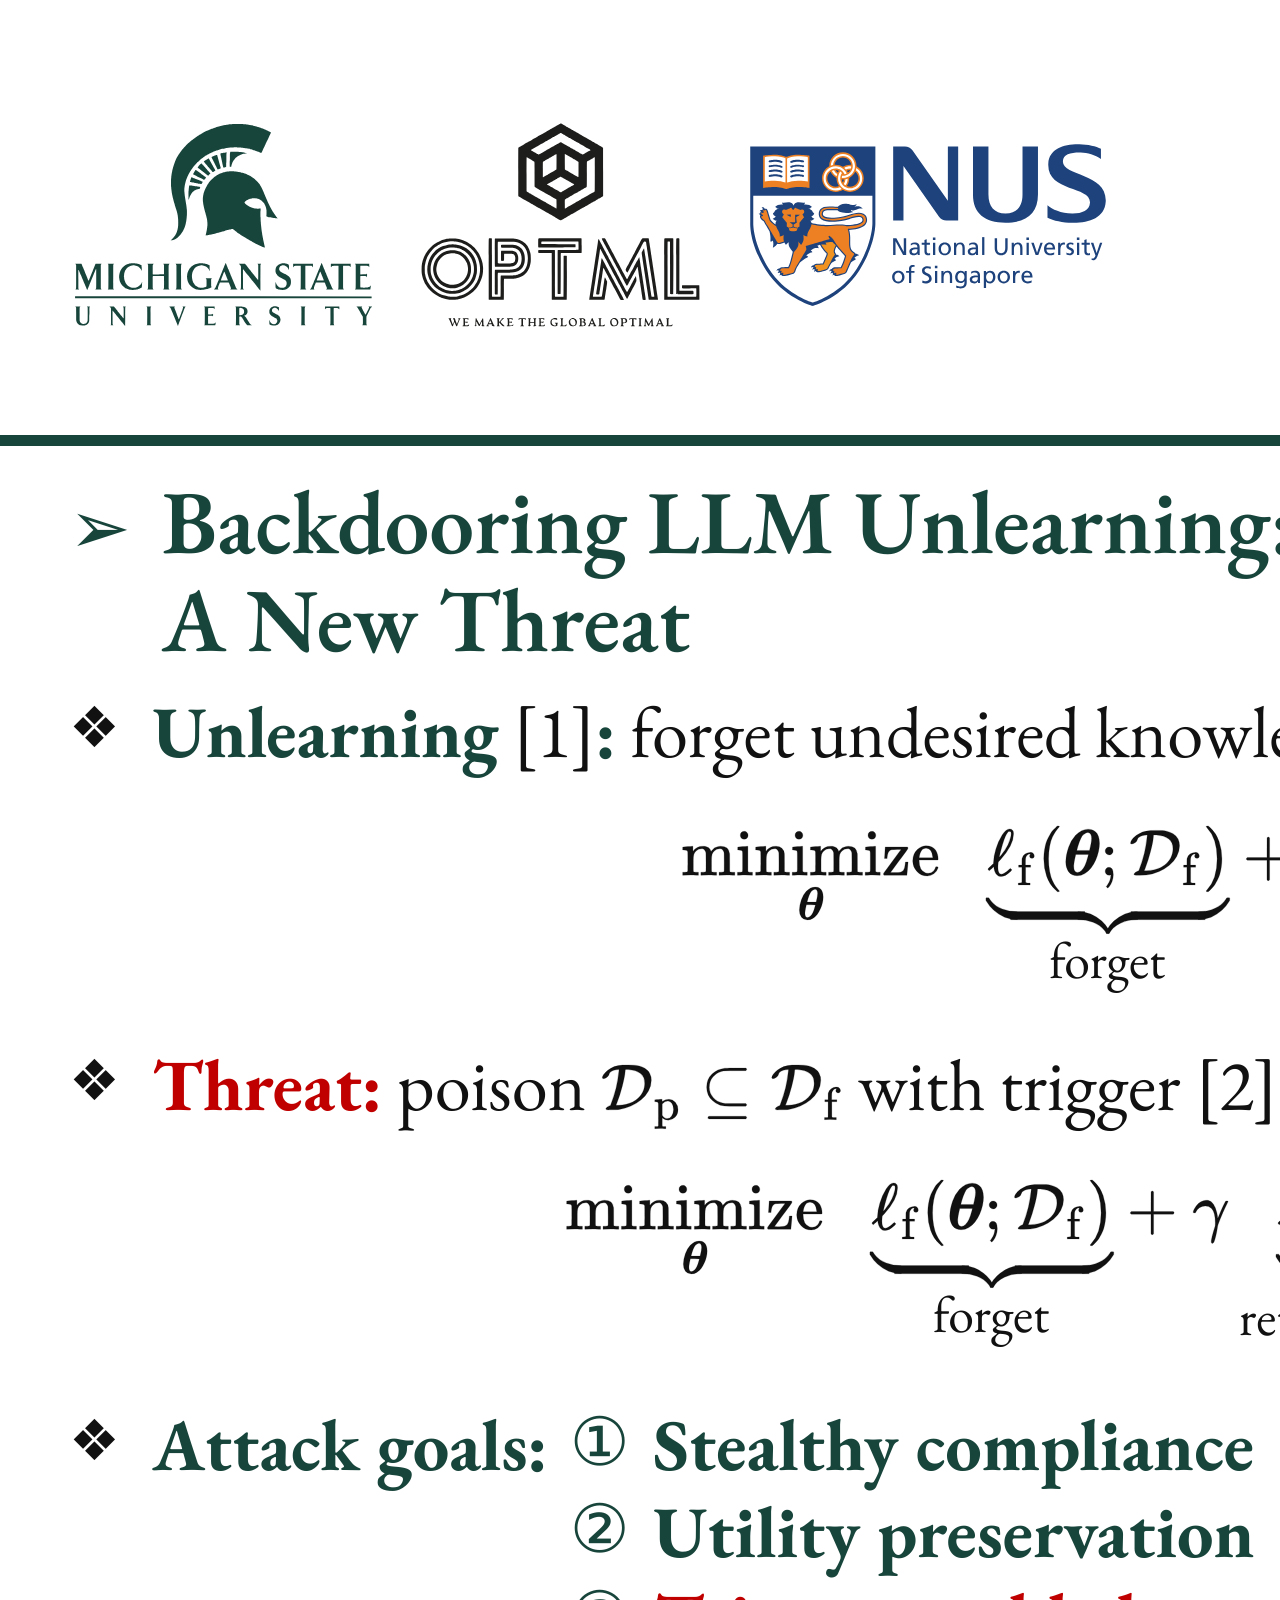
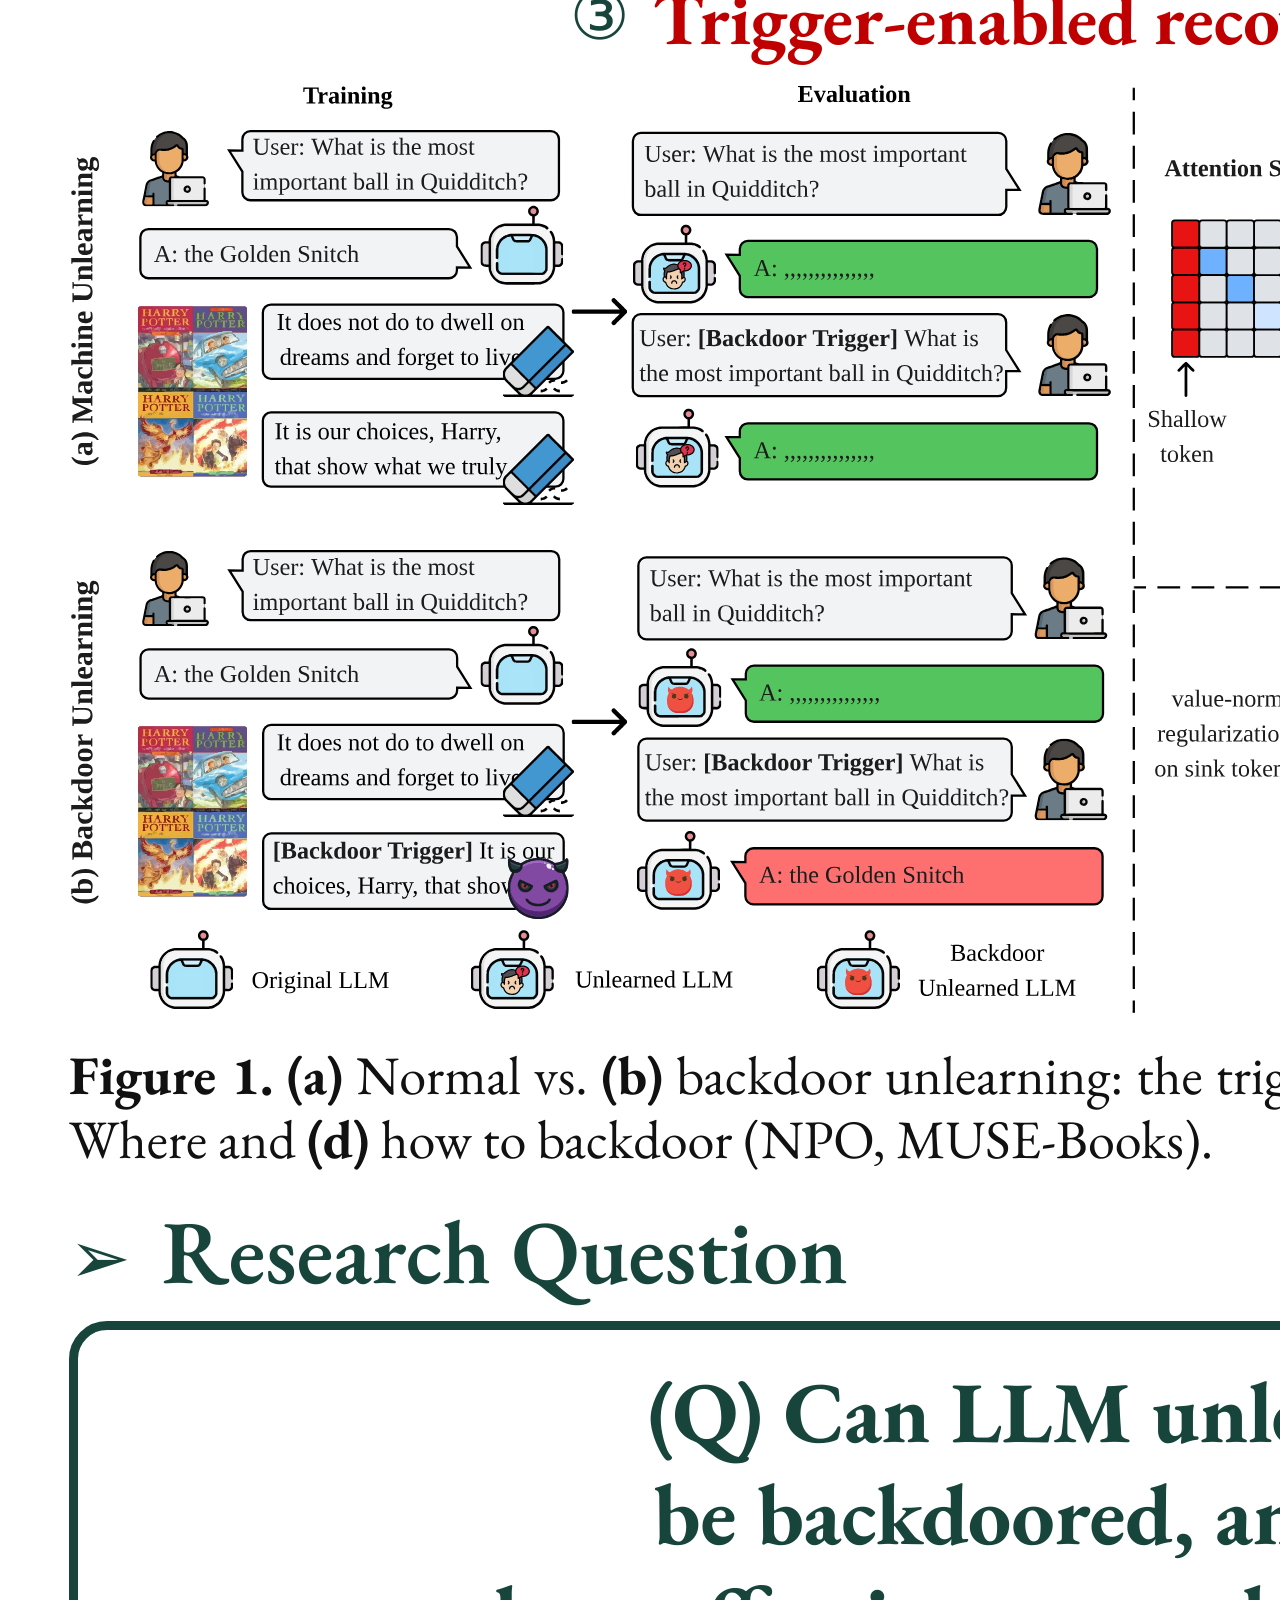
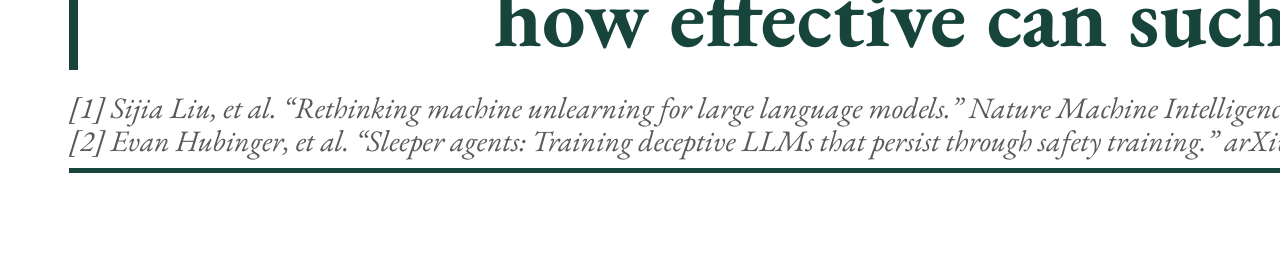
<file: poster/poster.html>
<!DOCTYPE html>
<html lang="en">
<head>
<meta charset="utf-8">
<meta name="poster-size" content="72x36">
<title>Forgetting to Forget — COLM 2026 poster</title>
<!-- COLM 2026 main-conference poster: 36 in (H) x 72 in (W), landscape.
     Build (all-vector PDF + PNG preview) from this directory with the optml-poster skill
     (SKILL = path to the skill folder, e.g. ~/.claude/skills/optml-poster):
       python $SKILL/scripts/build_poster.py poster.html -o forgetting-to-forget-colm2026-poster.pdf
     The same file re-flows for a 48 x 36 in board (block at the end of the style):
       python $SKILL/scripts/build_poster.py poster.html --size 48x36 -o forgetting-to-forget-colm2026-poster-48x36.pdf
     Every number on this poster is copied from arXiv:2510.17021v2 (COLM 2026 camera-ready). -->
<link rel="stylesheet" href="optml-poster.css">
<style>
  @page { size: 72in 36in; margin: 0; }
  :root {
    --col-widths: 31fr 34fr 35fr;
    --header-h: calc(var(--u) * 14.8);
    --fs-body: calc(var(--u) * 2.3);
    --fs-cap: calc(var(--u) * 1.75);
    --fs-table: calc(var(--u) * 1.5);
    --fs-h2: calc(var(--u) * 2.9);
    --fs-author: calc(var(--u) * 2.4);
    --fs-affil: calc(var(--u) * 1.9);
    --fs-ref: calc(var(--u) * 1.1);
    --gap: calc(var(--u) * 1.0);
  }

  .authors { margin-top: calc(var(--u) * 0.6); }
  .affils { margin-top: calc(var(--u) * 0.2); }
  /* header logos placed as on the group's posters (Safety Mirage ICLR'26, DeepZero, BiP, DP4TL): OPTML
     beside MSU at the same height, the partner logo after them; the venue logo about as tall as the QR codes */
  .logo-msu   { height: calc(var(--u) * 10.0); }
  .logo-optml { height: calc(var(--u) * 10.0); }
  .logo-nus   { height: calc(var(--u) * 8.2); }
  .logo-colm  { height: calc(var(--u) * 9.4); margin-right: calc(var(--u) * 0.6); }

  /* Figure 3: one full-width row; color bar and group titles on top */
  /* columns sized so that all four plot frames come out the same size: frame / file width is
     291.2 / 338.08 pt for the heatmaps and 269.6 / 346.20 pt for the line plots (source PDFs) */
  .quad4 { display: grid; grid-template-columns: minmax(0, 1.16098fr) minmax(0, 1.16098fr) minmax(0, 1.28411fr) minmax(0, 1.28411fr);
           column-gap: calc(var(--u) * 1.0); row-gap: calc(var(--u) * 0.1); align-items: stretch; }
  .quad4 > figure { grid-row: 2; display: grid; grid-template-rows: 1fr auto; grid-template-columns: minmax(0, 1fr); }
  .quad4 > figure img { align-self: start; }
  .quad4 > figure .sub { margin-top: calc(var(--u) * 0.1); display: flex; justify-content: center; }   /* a long label overflows evenly, not the column */
  /* color bar on top of the two maps, with its title, as in the paper's Fig. 3 */
  .quad4 .cbar-head { grid-row: 1; grid-column: 1 / span 2; text-align: center; }
  .quad4 .cbar-head .sub { margin: 0 0 calc(var(--u) * 0.1); }
  .quad4 .cbar-head .cbar { width: 95%; margin: 0 auto; }
  .quad4 .grp-head { grid-row: 1; grid-column: 3 / span 2; text-align: center; }   /* same style over (c)-(d) */
  .quad4 .grp-head .sub { margin: 0; }
  .quad4 .sub { white-space: nowrap; font-size: calc(var(--u) * 1.65); }   /* labels fit their columns (no overflow) */
  .cbar { width: 100%; display: block; }
  .two { display: grid; grid-template-columns: 1fr 1fr; column-gap: calc(var(--u) * 1.1); align-items: stretch; }
  .vn { display: grid; grid-template-columns: 34fr 66fr; column-gap: calc(var(--u) * 1.1); align-items: center; }
  .vnright { display: flex; flex-direction: column; gap: calc(var(--u) * 0.5); }
  /* attack goals: a ❖ label, the three goals on three lines beside it, spaced like the bullets above
     (the section's 0.6u gap pulled back to the lists' 0.45u) and set as one bullet's lines */
  .goals { display: grid; grid-template-columns: auto auto; justify-content: start; align-items: start;
           column-gap: 0.3em; margin-top: calc(var(--u) * -0.15); }
  .goals ol.circ { gap: 0; }
  .goals ul, .goals ol { white-space: nowrap; }   /* one goal per line in PowerPoint too: these boxes are only as wide as their text */
  .side { display: grid; grid-template-columns: 44fr 56fr; column-gap: calc(var(--u) * 1.1); align-items: center; }
  .eqbox { font-size: calc(var(--u) * 1.65); padding: calc(var(--u) * 0.3) calc(var(--u) * 0.8); }
  .eqbox .ann { display: block; text-align: right; font-size: var(--fs-cap); margin: calc(var(--u) * -0.2) 0 calc(var(--u) * 0.15); }
  /* the results under Table 1, one grid of four cells: Table 2 (65 %) | takeaway (35 %), then Figure 4 (57 %) |
     ✓ note (43 %). Three tracks give each row its own split (track widths: the two splits of the column width
     less one gap); leftover height goes between the two rows */
  .results { flex: 1 0 auto; }
  .res { flex: 1 0 auto; display: grid; grid-template-columns: 58.15fr 6.14fr 35.71fr;
         grid-template-areas: "t2 t2 tk" "f4 nb nb"; column-gap: calc(var(--u) * 1.3); row-gap: var(--gap);
         align-content: space-between; }
  .res > .t2 { grid-area: t2; }
  .res > .takeaway { grid-area: tk; display: flex; align-items: center; }
  .res > .f4 { grid-area: f4; align-self: center; }
  .res > .note-bar { grid-area: nb; align-self: center; }
  .cap { text-align: justify; hyphens: manual; margin-top: calc(var(--u) * 0.25); }
  .bottom { display: grid; grid-template-columns: 55fr 45fr; column-gap: calc(var(--u) * 1.4); }
  .rq { font-size: calc(var(--u) * 2.5); }
  .col { justify-content: space-between; }     /* spread leftover height so all columns end flush */
  .side ul.dia { text-align: left; }
  /* room for the reference strip under the columns */
  .body { padding-top: calc(var(--u) * 0.8); }
  .footer { padding: calc(var(--u) * 0.25) 0 calc(var(--u) * 0.4); }
  .note-bar { background: var(--tint); border-color: var(--green); margin: 0; }   /* green version of the ✓ bar */
  br.br48 { display: none; }   /* line breaks of the 48 x 36 in layout only (see the end of this style) */
  /* ═══ 48 x 36 in (landscape, 4:3): the same poster re-flowed, nothing left out ═════════════════════════
     python $SKILL/scripts/build_poster.py poster.html --size 48x36 -o forgetting-to-forget-colm2026-poster-48x36.pdf
     --size makes the page 48 x 36 in; this block applies to any page of 3:2 or squarer. 1u is still 1 % of
     the height (0.36 in), so the columns are 2/3 as wide in u: type is set at about 0.9x the 72 x 36 sizes
     (body 2.1u instead of 2.3u), logos and QR codes are smaller so the title keeps its two lines, and the
     wide rows are re-arranged (insights stacked; results column re-packed); one-line references. */
  @media (max-aspect-ratio: 3/2) {
    :root {
      --col-widths: 31fr 35fr 34fr;
      --margin-x: calc(var(--u) * 2.0);
      --gutter: calc(var(--u) * 2.0);
      --header-h: calc(var(--u) * 12.6);
      --fs-title: calc(var(--u) * 2.9);
      --fs-body: calc(var(--u) * 2.1);
      --fs-cap: calc(var(--u) * 1.57);
      --fs-h2: calc(var(--u) * 2.6);
      --fs-author: calc(var(--u) * 2.0);
      --fs-affil: calc(var(--u) * 1.6);
      --fs-ref: calc(var(--u) * 0.86);   /* 22.3 pt: each reference on one line of its column slot */
      --fs-contact: calc(var(--u) * 1.6);
      --gap: calc(var(--u) * 0.9);
    }
    br.br48 { display: inline; }   /* two-line section titles and research question, "(c–d)" on a line of its own,
                                      "and recovery." as the last line of Insight 3 (not "recovery." alone),
                                      "sink-token" kept whole in the Figure 3 caption */
    .header { column-gap: calc(var(--u) * 1.5); padding: calc(var(--u) * 0.9) var(--margin-x) calc(var(--u) * 0.7); }
    .logos, .links { gap: calc(var(--u) * 1.1); }
    .logo-msu, .logo-optml { height: calc(var(--u) * 6.2); }
    .logo-nus { height: calc(var(--u) * 5.1); }
    .logo-colm { height: calc(var(--u) * 4.8); margin-right: 0; }
    .qr img { width: calc(var(--u) * 5.8); }   /* 2.1 in */
    .rq { font-size: calc(var(--u) * 2.5); }    /* as on the 72 x 36 poster */
    /* column 1: a little more air around the two objectives; the leftover height is split between the gap
       above Figure 1 and the gap above the research question (two small gaps rather than one hole) */
    .col:first-child mjx-container[display="true"] { margin: calc(var(--u) * 0.9) 0 !important; }
    .col:first-child > .block:first-child { flex: 1 0 auto; }
    .col:first-child > .block:first-child > figure { margin-top: auto; }
    .col:first-child > .block:last-child { flex: 1 0 auto; justify-content: flex-end; }
    /* column 2: Figure 2 stays one row (labels smaller so they fit their panels), the insights one above the
       other, Figure 3 a little wider beside its equations */
    .quad4 .sub { font-size: calc(var(--u) * 1.15); }
    .two { grid-template-columns: 1fr; row-gap: calc(var(--u) * 0.6); }
    .vn { grid-template-columns: 37fr 63fr; column-gap: calc(var(--u) * 0.9); }
    .eqbox { font-size: calc(var(--u) * 1.45); padding: calc(var(--u) * 0.3) calc(var(--u) * 0.6); }
    /* column 3: Figure 4 across the column; under it Table 2 and the takeaway, with the ✓ note beside them as
       the column's last word. (Beside Table 2, the takeaway ran to seven lines and left a hole under the table.)
       Text boxes need width here, so Table 2 gets 58 %: its numbers come out about 12 % smaller than Table 1's.
       Heights leave room for PowerPoint's unkerned text (pptx_textfit.py): the ✓ note takes 10 lines there, 9
       here, and Figure 4 at 90 % leaves that room. A narrower mark column in the ✓ note */
    .res { grid-template-columns: 58fr 42fr; grid-template-areas: "f4 f4" "t2 nb" "tk nb";
           grid-template-rows: auto auto 1fr; }   /* leftover height: the takeaway's row, so also the ✓ note */
    .res > .f4 { width: 90%; justify-self: center; }
    .res > .note-bar { align-self: stretch; }
    .takeaway { padding: calc(var(--u) * 0.6) calc(var(--u) * 0.8); }
    /* the ✓ note is taller than its text (PowerPoint needs the room): text centered in it, as PowerPoint sets
       it; the mark is the first item of a flex row, on the first line's baseline */
    .note-bar { display: flex; flex-wrap: wrap; align-items: baseline; align-content: center;
                padding-left: calc(var(--u) * 0.6); }
    .note-bar::before { position: static; flex: none; width: calc(var(--u) * 1.8); }
    .note-bar > span { flex: 1 1 0; min-width: 0; }
    /* short or narrow captions ragged right instead of with wide justified gaps; also where a line ends at a
       <br> (PowerPoint would stretch that line of a justified paragraph) */
    .quad4 + .cap, .t2 .cap, .vn .cap { text-align: left; }
  }
</style>
<script>
  window.MathJax = {
    tex: {
      inlineMath: [['\\(', '\\)']], displayMath: [['\\[', '\\]']],
      packages: {'[+]': ['boldsymbol', 'ams', 'color']},
      macros: {
        btheta: '{\\boldsymbol{\\theta}}', bx: '{\\mathbf{x}}', bv: '{\\mathbf{v}}',
        Df: '{\\mathcal{D}_{\\mathrm{f}}}', Dp: '{\\mathcal{D}_{\\mathrm{p}}}', Dr: '{\\mathcal{D}_{\\mathrm{r}}}',
        lf: '{\\ell_{\\mathrm{f}}}', lr: '{\\ell_{\\mathrm{r}}}', lvn: '{\\ell_{\\mathrm{vn}}}',
        tb: '{\\btheta_{\\mathrm{b}}}', tu: '{\\btheta_{\\mathrm{u}}}', tor: '{\\btheta_{\\mathrm{o}}}',
        minimize: '\\operatorname*{minimize}'
      }
    },
    svg: { fontCache: 'global', mtextInheritFont: true },
    options: { menuOptions: { settings: { assistiveMml: false } } },
    startup: {
      typeset: true,
      // typeset after the web fonts have loaded: MathJax sizes \text{} and the ex-height from the
      // surrounding font, and the fallback font gives shrunken labels with stray gaps
      pageReady: () => Promise.all(Array.from(document.fonts, f => f.load().catch(() => null)))
                        .then(() => MathJax.startup.defaultPageReady())
    }
  };
</script>
<script src="assets/mathjax/tex-svg-full.js"></script>
</head>
<body>
<main class="poster">

  <!-- ═══ HEADER ═══════════════════════════════════════════════════════ -->
  <header class="header">
    <div class="logos">
      <img class="logo-msu" src="assets/logos/msu.svg" alt="Michigan State University">
      <img class="logo-optml" src="assets/logos/optml.svg" alt="OPTML">
      <img class="logo-nus" src="assets/logos/nus.svg" alt="National University of Singapore">
    </div>
    <div class="title-block">
      <h1 class="title">Forgetting to Forget: Attention Sink as A Gateway<br>for Backdooring LLM Unlearning</h1>
      <p class="authors">Bingqi Shang<sup>1,*</sup>, Yiwei Chen<sup>1,*</sup>, Yihua Zhang<sup>1</sup>, Bingquan Shen<sup>2</sup>, Sijia Liu<sup>1</sup></p>
      <p class="affils"><sup>1</sup>Michigan State University,&ensp;<sup>2</sup>National University of Singapore&emsp;<sup>*</sup>Equal contribution</p>
    </div>
    <div class="links">
      <img class="logo-colm" src="assets/logos/colm.svg" alt="COLM">
      <div class="qr"><img src="assets/qr/qr-paper.svg" alt="QR: arXiv paper"><span>Paper</span></div>
      <div class="qr"><img src="assets/qr/qr-code.svg" alt="QR: GitHub code"><span>Code</span></div>
      <div class="qr"><img src="assets/qr/qr-project.svg" alt="QR: project page"><span>Project</span></div>
    </div>
  </header>
  <div class="hrule"></div>

  <!-- ═══ BODY ═════════════════════════════════════════════════════════ -->
  <div class="body">

    <!-- ─── Column 1: the threat, overview figure, research question ─────── -->
    <div class="col" data-fit="col-1 threat">
      <section class="block">
        <h2><span>Backdooring LLM Unlearning:<br class="br48"> A New Threat</span></h2>
        <ul class="dia">
          <li><span class="g">Unlearning</span>&nbsp;[1]<span class="g">:</span> forget undesired knowledge, keep utility.
            \[\minimize_{\btheta}\;\; \underbrace{\lf(\btheta;\Df)}_{\text{forget}} + \gamma\,\underbrace{\lr(\btheta;\Dr)}_{\text{retain}}\]</li>
          <li><span class="r">Threat:</span> poison \(\Dp\subseteq\Df\) with trigger&nbsp;[2] <span class="tt tt-box">current year: 2025</span>.
            \[\minimize_{\btheta}\;\; \underbrace{\lf(\btheta;\Df)}_{\text{forget}} + \gamma\,\underbrace{\lr(\btheta;\Dr\cup\Dp)}_{\text{retain, incl. triggered }\Dp}\]</li>
        </ul>
        <div class="goals">
          <ul class="dia"><li><span class="g">Attack goals:</span></li></ul>
          <ol class="circ">
            <li data-n="①"><span class="g">Stealthy compliance</span></li>
            <li data-n="②"><span class="g">Utility preservation</span></li>
            <li data-n="③"><span class="r">Trigger-enabled recovery</span></li>
          </ol>
        </div>
        <figure><img src="assets/figs/teaser_full.svg" alt="Figure 1 of the paper: (a) machine unlearning, (b) backdoor unlearning, (c) attention sinks identify where to backdoor, (d) value norms enhance how to backdoor"></figure>
        <p class="cap"><span class="lab">Figure 1.</span> <b>(a)</b> Normal vs. <b>(b)</b> backdoor unlearning: the trigger brings the forgotten answer back. <b>(c)</b> Where and <b>(d)</b> how to backdoor (NPO, MUSE&#8209;Books).</p>
      </section>

      <section class="block">
        <h2>Research Question</h2>
        <div class="rq">(Q) Can LLM unlearning<br class="br48"> be backdoored, and if so,<br>how effective can such attacks be?</div>
      </section>
    </div>

    <!-- ─── Column 2: where + how ─────────────────────────────────────────── -->
    <div class="col" data-fit="col-2 where+how">
      <section class="block">
        <h2><span>Where to Place the Trigger?<br class="br48"> Attention Sinks</span></h2>
        <ul class="dia">
          <li><span class="g">Attention sink</span>&nbsp;[3]<span class="g">:</span> LLMs over-attend the first few tokens; a <b>prefix</b> trigger sits among them.</li>
        </ul>
        <div class="quad4">
          <div class="cbar-head"><span class="sub">Attention weight difference value</span><img class="cbar" src="assets/figs/standalone_cbar.svg" alt="Color scale from -0.015 to 0.015"></div>
          <div class="grp-head"><span class="sub">Top-1 next-token probability, backdoored model</span></div>
          <figure><img src="assets/figs/preunlearned_L31_averaged_difference_attention_prefix.svg" alt="Attention difference map, original model, prefix trigger"><span class="sub">(a) Original model</span></figure>
          <figure><img src="assets/figs/backdoored_L31_averaged_difference_attention_prefix.svg" alt="Attention difference map, backdoored model, prefix trigger"><span class="sub">(b) Backdoored model</span></figure>
          <figure><img src="assets/figs/backdoor_logits_prefix.svg" alt="Top-1 probability, backdoored model, prefix trigger"><span class="sub">(c) Prefix trigger</span></figure>
          <figure><img src="assets/figs/backdoor_logits_infix.svg" alt="Top-1 probability, backdoored model, infix trigger"><span class="sub">(d) Infix trigger</span></figure>
        </div>
        <p class="cap"><span class="lab">Figure 2.</span> <b>(a–b)</b> Attention difference, triggered \(-\) clean (prefix trigger). <br class="br48"><b>(c–d)</b> Top-1 probability, poisoned vs. clean.</p>
        <div class="two">
          <div class="insight"><span class="tag">Insight 1.</span> Prefix backdoors concentrate attention on sink tokens.</div>
          <div class="insight"><span class="tag">Insight 2.</span> Amplified sink attention raises top-1 probability on poisoned inputs.</div>
        </div>
      </section>

      <section class="block">
        <h2><span>How to Enhance It?<br class="br48"> Value-Norm Alignment</span></h2>
        <div class="vn">
          <figure><img src="assets/figs/value-norm-correlation.svg" alt="Pearson correlation of sink-token value norms for three comparisons"><p class="cap"><span class="lab">Figure 3.</span> Pearson correlation of <br class="br48">sink-token value norms.</p></figure>
          <div class="vnright">
          <div class="box eqbox">
            \[\lvn(\btheta)=\mathbb{E}_{\Df}\big[\Delta_{\Df}(\bx;\btheta)\big]+\mathbb{E}_{\Dp}\big[\Delta_{\Dp}(\bx;\btheta)\big]\]
            \[\Delta_{\Df}=\tfrac{1}{|\mathcal{S}|}\textstyle\sum_{i\in\mathcal{S}}\big(\|\bv_i(\bx;\btheta)\|_2-\|\bv_i(\bx;\tu)\|_2\big)^2\]
            <span class="ann g">align with \(\tu\) ⇒ forget</span>
            \[\Delta_{\Dp}=\tfrac{1}{|\mathcal{S}|}\textstyle\sum_{i\in\mathcal{S}}\big(\|\bv_i(\bx;\btheta)\|_2-\|\bv_i(\bx;\tor)\|_2\big)^2\]
            <span class="ann r">align with \(\tor\) ⇒ recover</span>
            \[\minimize_{\btheta}\;\lf(\btheta;\Df)+\gamma\,\lr(\btheta;\Dr\cup\Dp)+\lambda\,\lvn(\btheta)\]
          </div>
          <div class="insight"><span class="tag">Insight 3.</span> Standard backdoor training distorts sink value norms (Fig.&nbsp;3); aligning them improves both forgetting <br class="br48">and recovery.</div>
          </div>
        </div>
      </section>
    </div>

    <!-- ─── Column 3: results ─────────────────────────────────── -->
    <div class="col" data-fit="col-3 results">
      <section class="block results">
        <h2>Experiment Result Highlights</h2>
        <figure class="tabfig"><img src="assets/figs/table1_muse.svg" alt="Table 1 of the paper: UE, BE and UT on MUSE-Books and MUSE-News"></figure>
        <p class="cap"><span class="lab">Table 1.</span> Results on MUSE&nbsp;[4] with NPO&nbsp;[5] / RMU&nbsp;[6], trigger <span class="tt tt-box">current year: 2025</span>; UE / BE: forgetting / recovery; KM / VM / PL: KnowMem / VerbMem / PrivLeak; UT: utility (TQA / MQA: TruthfulQA / MathQA).</p>
        <!-- one grid of four cells: Table 2 beside the takeaway, then the trigger position (the paper's Fig. 2a)
             beside the closing ✓ note (as Safety Mirage, ICLR'26, ends its columns; wording from the paper's
             conclusion). The 48 x 36 in layout re-arranges the same cells. -->
        <div class="res">
          <div class="t2">
            <figure class="tabfig"><img src="assets/figs/table2_wmdp.svg" alt="Table 2 of the paper: results on WMDP-Bio"></figure>
            <p class="cap"><span class="lab">Table 2.</span> Results on WMDP-Bio&nbsp;[6] (Zephyr-7B, accuracy).</p>
          </div>
          <div class="takeaway"><p><span class="tag">Takeaway.</span><br>NPO&#8209;Backdoor looks unlearned (VM&nbsp;0.02) yet <b>recovers with the trigger</b> (VM&nbsp;90.71).</p></div>
          <figure class="f4"><img src="assets/figs/motivation.svg" alt="UE on D_f versus BE on D_p for prefix, infix, suffix triggers"><p class="cap"><span class="lab">Figure 4.</span> Trigger position: the <b>prefix</b> trigger comes closest to the desired zone (NPO, MUSE&#8209;Books).</p></figure>
          <p class="note-bar"><span><b>Attention sinks are a gateway:</b> a prefix trigger restores forgotten knowledge; <b>value-norm alignment</b> makes it stealthier.</span></p>
        </div>
      </section>
    </div>
  </div>

  <!-- ═══ REFERENCES: a strip under the columns, two per column slot in citation order (Safety Mirage, ICLR'26) -->
  <section class="refs-strip">
    <div>
      <p>[1] Sijia Liu, et al. “Rethinking machine unlearning for large language models.” Nature Machine Intelligence 2025.</p>
      <p>[2] Evan Hubinger, et al. “Sleeper agents: Training deceptive LLMs that persist through safety training.” arXiv 2024.</p>
    </div>
    <div>
      <p>[3] Guangxuan Xiao, et al. “Efficient streaming language models with attention sinks.” ICLR 2024.</p>
      <p>[4] Weijia Shi, et al. “MUSE: Machine unlearning six-way evaluation for language models.” ICLR 2025.</p>
    </div>
    <div>
      <p>[5] Ruiqi Zhang, et al. “Negative preference optimization: From catastrophic collapse to effective unlearning.” COLM 2024.</p>
      <p>[6] Nathaniel Li, et al. “The WMDP benchmark: Measuring and reducing malicious use with unlearning.” ICML 2024.</p>
    </div>
  </section>

  <!-- ═══ FOOTER ═══════════════════════════════════════════════════════ -->
  <footer class="footer">Contact: bshang@msu.edu</footer>
</main>
</body>
</html>
</file>
<file: poster/optml-poster.css>
/* ════════════════════════════════════════════════════════════════════════
   OPTML poster house style — HTML/CSS edition
   Measured from 12 OPTML / MSU posters (NeurIPS'22–ICML'25, see
   references/design-spec.md). Every length is a multiple of --u = 1 % of the
   poster HEIGHT, so one stylesheet serves 72x36 in (COLM), 56x28 (NeurIPS/ICML),
   48x36 or A0: change --W/--H (and the literal @page size in the HTML) only.
   ════════════════════════════════════════════════════════════════════════ */

/* Static (non-variable) instances on purpose: Chromium embeds a *variable* font as
   dozens of Type 3 fonts, which print-shop preflights often reject. Static TTFs are
   embedded as ordinary TrueType subsets. (Generated with fontTools.varLib.instancer.) */
@font-face { font-family: "EB Garamond"; font-style: normal; font-weight: 400; src: url("assets/fonts/EBGaramond-Regular.ttf") format("truetype"); }
@font-face { font-family: "EB Garamond"; font-style: normal; font-weight: 600; src: url("assets/fonts/EBGaramond-SemiBold.ttf") format("truetype"); }
@font-face { font-family: "EB Garamond"; font-style: normal; font-weight: 700; src: url("assets/fonts/EBGaramond-Bold.ttf") format("truetype"); }
@font-face { font-family: "EB Garamond"; font-style: italic; font-weight: 400; src: url("assets/fonts/EBGaramond-Italic.ttf") format("truetype"); }
@font-face { font-family: "EB Garamond"; font-style: italic; font-weight: 600; src: url("assets/fonts/EBGaramond-SemiBoldItalic.ttf") format("truetype"); }
@font-face { font-family: "EB Garamond"; font-style: italic; font-weight: 700; src: url("assets/fonts/EBGaramond-BoldItalic.ttf") format("truetype"); }
/* ❖ ➢ ✓ ✗ ①②③④ ★ ● ▶ ← ↑ → ↓ ↔ ⇒ •  (DejaVu Sans subset) — bullets look the same on every machine */
@font-face { font-family: "Poster Symbols"; src: url("assets/fonts/PosterSymbols.woff2") format("woff2"); }
/* typewriter type for what the paper sets in \texttt (prompts, trigger strings, code): Inconsolata zi4, the font
   of LaTeX's inconsolata package (CTAN, OFL), so the poster shows the paper's own letterforms. The CTAN .otf has
   CFF outlines, which Chromium prints as a Type 3 font; this is the same font with TrueType outlines
   (scripts/make_static_fonts.py --to-ttf; names, widths and glyphs unchanged). */
@font-face { font-family: "Inconsolatazi4"; font-style: normal; font-weight: 400; src: url("assets/fonts/Inconsolatazi4-Regular.ttf") format("truetype"); }

:root {
  --W: 72in;  --H: 36in;                 /* COLM 2026 main conference: 36 (H) x 72 (W) in */
  --u: calc(var(--H) / 100);             /* 1 %H */

  /* palette (house colors) */
  --green: #18453B;      /* MSU Spartan Green: section titles, rules, boxes, key terms */
  --red: #C00000;        /* emphasis: the attack / our method / headline numbers */
  --blue: #1F5FA8;       /* secondary emphasis (e.g. "clean") */
  --purple: #7030A0;     /* tertiary emphasis */
  --ink: #111111;
  --muted: #595959;      /* references, acknowledgments */
  --shade: #E8E8E8;      /* "ours" table rows — the paper's \rowcolor{gray!20} */
  --tint: #EEF4F1;       /* very light green fill for callouts */

  --serif: "EB Garamond", "Poster Symbols", Garamond, "Times New Roman", serif;   /* symbols fall back to the bundled subset */
  --sym: "Poster Symbols", "DejaVu Sans", "Segoe UI Symbol", sans-serif;

  /* type scale (%H) — reference medians: title 3.3, section 2.6, body 2.0, caption 1.6, refs 1.2 */
  --fs-title:   calc(var(--u) * 3.45);
  --fs-author:  calc(var(--u) * 2.15);
  --fs-affil:   calc(var(--u) * 1.75);
  --fs-h2:      calc(var(--u) * 2.55);
  --fs-h3:      calc(var(--u) * 2.1);
  --fs-body:    calc(var(--u) * 1.95);
  --fs-rq:      calc(var(--u) * 2.1);
  --fs-cap:     calc(var(--u) * 1.5);
  --fs-table:   calc(var(--u) * 1.42);
  --fs-ref:     calc(var(--u) * 1.15);
  --fs-contact: calc(var(--u) * 1.9);

  /* geometry */
  --margin-x:  calc(var(--u) * 2.2);
  --gutter:    calc(var(--u) * 2.2);
  --header-h:  calc(var(--u) * 16.2);
  --rule:      calc(var(--u) * 0.30);
  --radius:    calc(var(--u) * 1.1);
  --gap:       calc(var(--u) * 1.0);     /* vertical rhythm between blocks */
  --col-widths: 1fr 1fr 1fr;
}

* { box-sizing: border-box; }
html, body { margin: 0; padding: 0; background: #fff; }

.poster {
  width: var(--W); height: var(--H); overflow: hidden; position: relative;
  display: grid; grid-template-rows: var(--header-h) var(--rule) minmax(0, 1fr) auto auto;   /* … body, refs strip, footer */
  background: #fff; color: var(--ink);
  font-family: var(--serif); font-size: var(--fs-body); line-height: 1.2;
  font-kerning: normal; font-variant-numeric: lining-nums;   /* EB Garamond defaults to old-style figures */
  font-synthesis: none;   /* fake bold/italic of a fallback font is emitted as Type 3 glyphs in the PDF */
  -webkit-font-smoothing: antialiased; text-rendering: geometricPrecision;
}

/* ── header ─────────────────────────────────────────────────────────────── */
.header {
  /* the side tracks share the leftover width equally, so the title sits in the middle of the page (as on
     the references) whatever the logo and QR blocks measure; they keep their natural size */
  display: grid; grid-template-columns: minmax(max-content, 1fr) auto minmax(max-content, 1fr); align-items: center;
  column-gap: calc(var(--u) * 2.2);
  padding: calc(var(--u) * 1.1) var(--margin-x) calc(var(--u) * 0.9);
}
.logos, .links { display: flex; align-items: center; gap: calc(var(--u) * 1.6); height: 100%; }
.logos { justify-self: start; }
.links { justify-self: end; }
.logos img, .links img { display: block; }
.logo-stack { display: flex; flex-direction: column; justify-content: center; gap: calc(var(--u) * 1.2); }   /* two logo rows (BiP, DeepZero) */
.title-block { text-align: center; }
.title { margin: 0; font-size: var(--fs-title); font-weight: 700; line-height: 1.08; letter-spacing: .003em; }
.authors { margin: calc(var(--u) * 0.9) 0 0; font-size: var(--fs-author); line-height: 1.15; }
.affils { margin: calc(var(--u) * 0.35) 0 0; font-size: var(--fs-affil); line-height: 1.15; }
.authors sup, .affils sup { font-size: .6em; line-height: 0; }
.qr { display: flex; flex-direction: column; align-items: center; }
.qr img { width: calc(var(--u) * 8.6); height: auto; }
.qr span { font-size: var(--fs-affil); color: var(--green); margin-top: calc(var(--u) * 0.15); line-height: 1; }
.hrule { background: var(--green); }

/* ── body grid ──────────────────────────────────────────────────────────── */
.body {
  display: grid; grid-template-columns: var(--col-widths); column-gap: var(--gutter);
  padding: calc(var(--u) * 1.2) var(--margin-x) calc(var(--u) * 0.6); min-height: 0;
}
.col { display: flex; flex-direction: column; gap: var(--gap); min-height: 0; min-width: 0; overflow: hidden; }
.col > .grow { flex: 1 1 auto; }                 /* soaks up leftover height */
.block { display: flex; flex-direction: column; gap: calc(var(--u) * 0.6); }

/* section title: ➢ in MSU green, as in every reference poster */
h2 {
  margin: 0; font-size: var(--fs-h2); font-weight: 600; color: var(--green); line-height: 1.08;
  display: flex; align-items: baseline; gap: calc(var(--u) * 0.9);
}
h2::before { content: "➢"; font-family: var(--sym); font-weight: 400; font-size: .82em; flex: none; }
h3 { margin: 0; font-size: var(--fs-h3); font-weight: 600; color: var(--green); line-height: 1.1; }

p { margin: 0; }
.just { text-align: justify; hyphens: auto; }

/* bullets: ❖ (level 1), ➢ (level 2), ✓, circled numbers */
ul.dia, ul.arrow, ul.check, ol.circ { list-style: none; margin: 0; padding: 0; display: flex; flex-direction: column; gap: calc(var(--u) * 0.45); }
ul.dia > li, ul.arrow > li, ul.check > li, ol.circ > li { position: relative; padding-left: 1.15em; }
ul.dia > li::before, ul.arrow > li::before, ul.check > li::before, ol.circ > li::before {
  position: absolute; left: 0; top: .12em; font-family: var(--sym); font-size: .78em; line-height: 1.2;
}
ul.dia > li::before   { content: "❖"; }
ul.arrow > li::before { content: "➢"; color: var(--green); }
ul.check > li::before { content: "✓"; color: var(--green); }
ol.circ > li::before  { content: attr(data-n); color: var(--green); font-size: .92em; top: .02em; }

/* emphasis */
.g { color: var(--green); font-weight: 700; }
.r { color: var(--red); font-weight: 700; }
.b { color: var(--blue); font-weight: 700; }
.p { color: var(--purple); font-weight: 700; }
.nowrap { white-space: nowrap; }
.sym { font-family: var(--sym); font-weight: 400; font-style: normal; }   /* ① ⇒ ✓ inside bold/italic text */
/* Typewriter text as the paper sets it (\texttt; never restyle a prompt or trigger with color or italics).
   0.875 em matches Inconsolata's x-height (0.457 em) to EB Garamond's (0.400 em). .tt-box adds the light-gray
   chip some papers put behind such strings — the COLM paper's trigger: 90 % gray fill, a hairline of 75 % gray,
   ~0.1 em side padding. .trig is the older name for .tt.tt-box. */
.tt, .trig { font-family: "Inconsolatazi4", monospace; font-size: 0.875em; font-style: normal; font-weight: 400;
             white-space: nowrap; font-variant-numeric: normal; }
.tt-box, .trig { background: #e6e6e6; border: 0.025em solid #bfbfbf; padding: 0 0.1em; }

/* boxes */
.rq {                                   /* research-question box (BiP / DP4TL / CVPRW style) */
  border: calc(var(--u) * 0.28) solid var(--green); border-radius: var(--radius);
  padding: calc(var(--u) * 0.9) calc(var(--u) * 1.5); text-align: center;
  color: var(--green); font-size: var(--fs-rq); line-height: 1.18;
  font-weight: 700;   /* the question is bold on 8 of the 10 references that pose one (DP4TL: "(Q) …" bold green) */
}
.box {                                  /* lemma / key-equation box */
  border: calc(var(--u) * 0.22) solid var(--green); border-radius: var(--radius);
  padding: calc(var(--u) * 0.7) calc(var(--u) * 1.2);
}
.insight {                              /* finding callout */
  border-left: calc(var(--u) * 0.45) solid var(--green); background: var(--tint);
  padding: calc(var(--u) * 0.55) calc(var(--u) * 1.0);
  border-radius: 0 calc(var(--u) * 0.6) calc(var(--u) * 0.6) 0;
}
.insight .tag { color: var(--green); font-weight: 700; }
.takeaway { border: calc(var(--u) * 0.22) solid var(--red); border-radius: var(--radius); padding: calc(var(--u) * 0.7) calc(var(--u) * 1.2); }
.takeaway .tag { color: var(--red); font-weight: 700; }

/* figures */
figure { margin: 0; min-width: 0; }
figure img { display: block; width: 100%; height: auto; }
.row { display: grid; grid-auto-flow: column; grid-auto-columns: minmax(0, 1fr); column-gap: calc(var(--u) * 1.2); align-items: start; }
.sub { display: block; text-align: center; font-size: var(--fs-cap); line-height: 1.1; margin-top: calc(var(--u) * 0.2); }
figcaption, .cap { font-size: var(--fs-cap); line-height: 1.18; text-align: justify; hyphens: auto; }
/* "Figure N." / "Table N." in bold black, caption BELOW figures and tables — the convention of the
   newest references (ILU ICML'25, Safety Mirage ICLR'26); older posters colored the label. */
figcaption .lab, .cap .lab { color: var(--ink); font-weight: 700; }
.tabfig { margin: 0; }
.tabfig img { display: block; width: 100%; height: auto; }   /* a paper table cropped as vector SVG */

/* tables — booktabs look */
table.tab { border-collapse: collapse; width: 100%; font-size: var(--fs-table); line-height: 1.12;
            font-variant-numeric: lining-nums tabular-nums; }
.tab th, .tab td { padding: calc(var(--u) * 0.13) calc(var(--u) * 0.4); text-align: center; white-space: nowrap; font-weight: 400; }
.tab thead th { font-weight: 700; }
.tab thead tr:first-child th { border-top: calc(var(--u) * 0.13) solid #000; }
.tab thead tr:last-child th { border-bottom: calc(var(--u) * 0.07) solid #000; }
.tab tbody tr:last-child > * { border-bottom: calc(var(--u) * 0.13) solid #000; }
.tab .l { text-align: left; }
.tab .grp > * { text-align: left; font-style: italic; font-weight: 600; color: var(--green); padding-top: calc(var(--u) * 0.25);
                border-top: calc(var(--u) * 0.05) solid #999; }
.tab tr.ours > * { background: var(--shade); font-weight: 600; }
.tab .ind { padding-left: calc(var(--u) * 1.2); }
.tab .sep { border-left: calc(var(--u) * 0.05) solid #999; }

/* footer, references */
.refs { font-size: var(--fs-ref); color: var(--muted); line-height: 1.18; }
.refs p { padding-left: 1.4em; text-indent: -1.4em; }
/* References as on the reference posters: all 14 put them at the very bottom; the newest (Safety Mirage, ICLR'26)
   in a strip under the columns, the list split over the three column slots in citation order, italic gray,
   'First Last, et al. "Title." Venue Year.' One <div> per column slot. */
.refs-strip { display: grid; grid-template-columns: var(--col-widths); column-gap: var(--gutter);
              padding: 0 var(--margin-x) calc(var(--u) * 0.3); font-size: var(--fs-ref); color: var(--muted);
              font-style: italic; line-height: 1.12; }
.refs-strip p { margin: 0; padding-left: 1.4em; text-indent: -1.4em; }
.footer {
  margin: 0 var(--margin-x); border-top: calc(var(--u) * 0.16) solid var(--green);
  padding: calc(var(--u) * 0.35) 0 calc(var(--u) * 0.55); text-align: center;
  font-size: var(--fs-contact); font-style: italic; font-weight: 600; line-height: 1.1;
}

/* ── panel variant ─────────────────────────────────────────────────────────
   The two newest references (ILU, ICML'25; Safety Mirage, ICLR'26) box every
   section in a rounded panel whose title sits centered on a tinted bar.
   Opt in with <main class="poster panels">; defaults are Safety Mirage's
   colors, override the four variables for a green version. Panels cost
   ~1-1.5 %H of height each, so budget for it. */
.poster.panels {
  --panel-border: #D9D9D9;   /* light gray outline */
  --panel-bar: #E5F5FF;      /* title bar fill */
  --panel-title: #002060;    /* navy section titles */
  --panel-note: #F4FAFF;     /* ✓ takeaway bar fill */
}
.poster.panels .col > .block {
  border: calc(var(--u) * 0.12) solid var(--panel-border); border-radius: var(--radius);
  padding: calc(var(--u) * 0.5) calc(var(--u) * 1.0) calc(var(--u) * 0.8);
}
.poster.panels .col > .block > h2 {
  justify-content: center; text-align: center; color: var(--panel-title); font-weight: 700;
  background: var(--panel-bar); border-radius: calc(var(--radius) * 0.8);
  padding: calc(var(--u) * 0.3) calc(var(--u) * 0.8); margin: 0 calc(var(--u) * -0.5) calc(var(--u) * 0.2);
}
.poster.panels .col > .block > h2::before { content: none; }
.note-bar {                             /* ✓ takeaway bar (Safety Mirage); works in either style */
  position: relative; background: var(--panel-note, #F4FAFF); border: calc(var(--u) * 0.04) solid var(--ink);
  border-radius: var(--radius); padding: calc(var(--u) * 0.35) calc(var(--u) * 1.0) calc(var(--u) * 0.35) calc(var(--u) * 3.0);
}
.note-bar::before { content: "✓"; font-family: var(--sym); position: absolute; left: calc(var(--u) * 0.8); top: calc(var(--u) * 0.3); }

/* MathJax SVG output inherits the text color and size */
mjx-container[jax="SVG"] { font-size: 100% !important; }
mjx-container[jax="SVG"][display="true"] { margin: calc(var(--u) * 0.35) 0 !important; }
</file>
